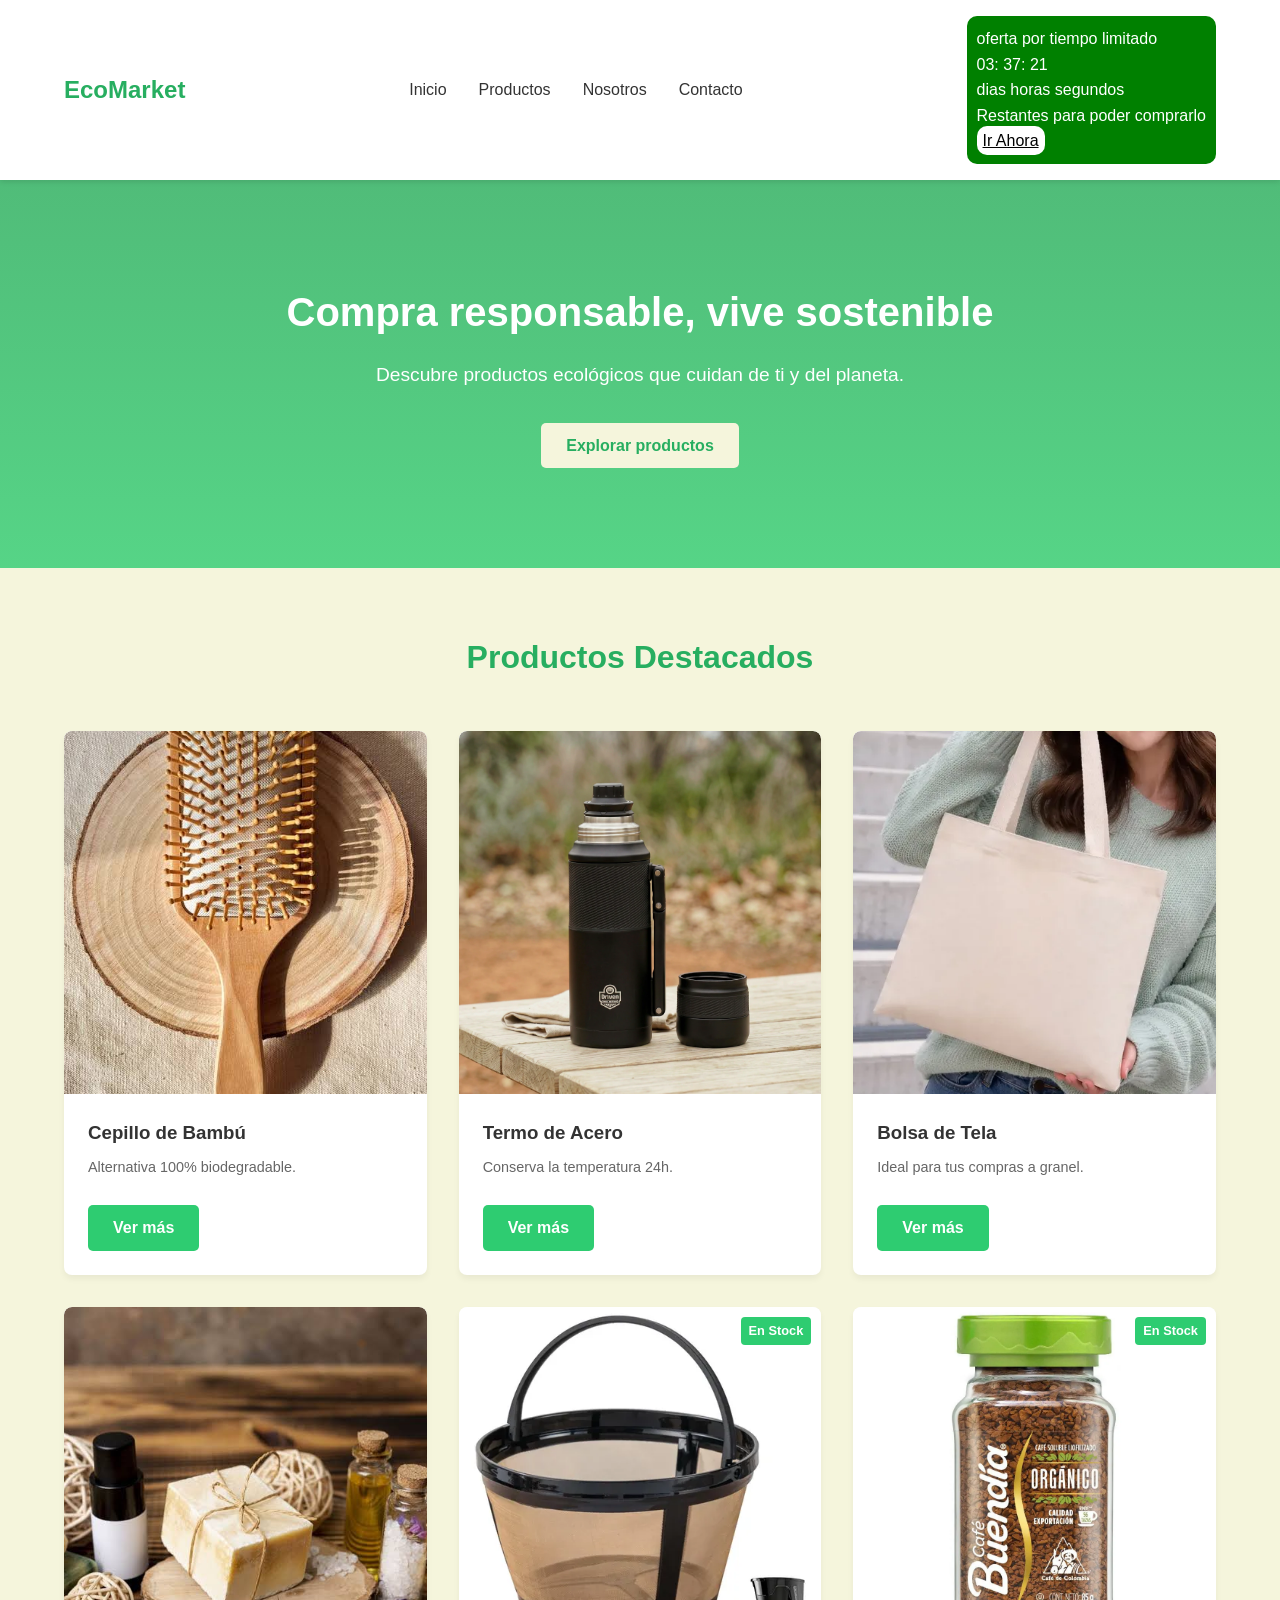
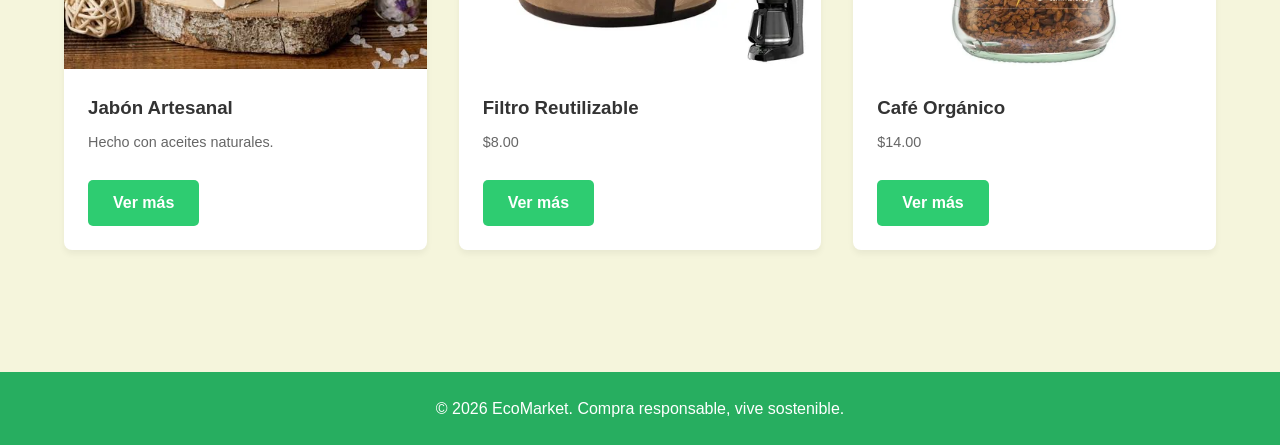
<file: index.html>
<!DOCTYPE html>
<html lang="es">
<head>
    <meta charset="UTF-8">
    <meta name="viewport" content="width=device-width, initial-scale=1.0">
    <title>EcoMarket | Compra responsable</title>
    <link rel="icon" type="image/png" href="/img/icons/imagen-todo-removebg-preview.png">
    <link rel="stylesheet" href="css/main.css">
    <link rel="stylesheet" href="css/layout.css">
    <link rel="stylesheet" href="css/components.css">
    <link rel="stylesheet" href="css/animations.css">
</head>


<body>
    <header class="header">
        <div class="logo">EcoMarket</div>
        
        <input type="checkbox" id="menu-toggle" class="menu-toggle">
        <label for="menu-toggle" class="menu-icon">&#9776;</label>
        
        <nav class="nav">
            <ul>
                <li><a href="index.html" class="active">Inicio</a></li>
                <li><a href="views/productos.html">Productos</a></li>
                <li><a href="views/sobre-nosotros.html">Nosotros</a></li>
                <li><a href="views/contacto.html">Contacto</a></li>
            </ul>
        </nav>

        <div class="promocion"> 
            <section class="op">
                <p>oferta por tiempo limitado</p>
        
                    <tr class="op">
                        <td>03:         </td>
                        <td>37:</td>
                        <td>21</td>
                    </tr>
                        <br>
                    <tr>
                        <td>dias</td>
                        <td>horas</td>
                        <td>segundos</td>
                    </tr>
                <p>Restantes para poder comprarlo</p>
                <a href="views/productos.html" class="btn-hola">Ir Ahora</a>
            </section>
        </div>

    </header>

    <main>
        <section class="hero">
            <div class="hero-content">
                <h1>Compra responsable, vive sostenible</h1>
                <p>Descubre productos ecológicos que cuidan de ti y del planeta.</p>
                <a href="views/productos.html" class="btn-cta">Explorar productos</a>
            </div>
        </section>

        <section class="productos-destacados">
            <h2>Productos Destacados</h2>
            <div class="grid-productos">
                <article class="card-producto">
                    <img src="/img/products/cepillo-bambu.jpg" alt="cepillo-bambu" class="img-producto">
                    <div class="info-producto">
                        <h3>Cepillo de Bambú</h3>
                        <p>Alternativa 100% biodegradable.</p>
                        <a href="views/productos.html" class="btn-secundario">Ver más</a>
                    </div>
                </article>
                
                <article class="card-producto">
                    <img src="/img/products/termo de acero.webp" alt="termo" class="img-producto">
                    <div class="info-producto">
                        <h3>Termo de Acero</h3>
                        <p>Conserva la temperatura 24h.</p>
                        <a href="views/productos.html" class="btn-secundario">Ver más</a>
                    </div>
                </article>

                <article class="card-producto">
                    <img src="/img/products/bolsa-tote-tela.webp" alt="bolsa-tote-tela" class="img-producto">
                    <div class="info-producto">
                        <h3>Bolsa de Tela</h3>
                        <p>Ideal para tus compras a granel.</p>
                        <a href="views/productos.html" class="btn-secundario">Ver más</a>
                    </div>
                </article>

                <article class="card-producto">
                    <img src="../img/products/jabon-artesanal.jpg" alt="jabon-artesanal" class="img-producto">
                    <div class="info-producto">
                        <h3>Jabón Artesanal</h3>
                        <p>Hecho con aceites naturales.</p>
                        <a href="views/productos.html" class="btn-secundario">Ver más</a>
                    </div>
                </article>

                <article class="card-producto cat-hogar pag-1 precio-bajo">
        <div class="etiqueta-stock stock-disponible">En Stock</div>
        <img src="/img/products/filtro-reutilizable.webp" alt="filtro-reutilizable" class="img-producto">
        <div class="info-producto">
            <h3>Filtro Reutilizable</h3>
            <p class="precio">$8.00</p>
            <div class="acciones-producto">
                <a href="#producto-5" class="btn-secundario">Ver más</a>
                
            </div>
        </div>
    </article>

                <article class="card-producto cat-alimento pag-2 precio-medio">
        <div class="etiqueta-stock stock-disponible">En Stock</div>
        <img src="/img/products/cafe-organico.webp" alt="cafe-organico" class="img-producto">
        <div class="info-producto">
            <h3>Café Orgánico</h3>
            <p class="precio">$14.00</p>
            <div class="acciones-producto">
                <a href="#producto-16" class="btn-secundario">Ver más</a>
              
            </div>
        </div>
    </article>
            </div>
        </section>
    </main>
    <br>  
    <footer class="footer">
        <p>&copy; 2026 EcoMarket. Compra responsable, vive sostenible.</p>
    </footer>
</body>
</html>
</file>
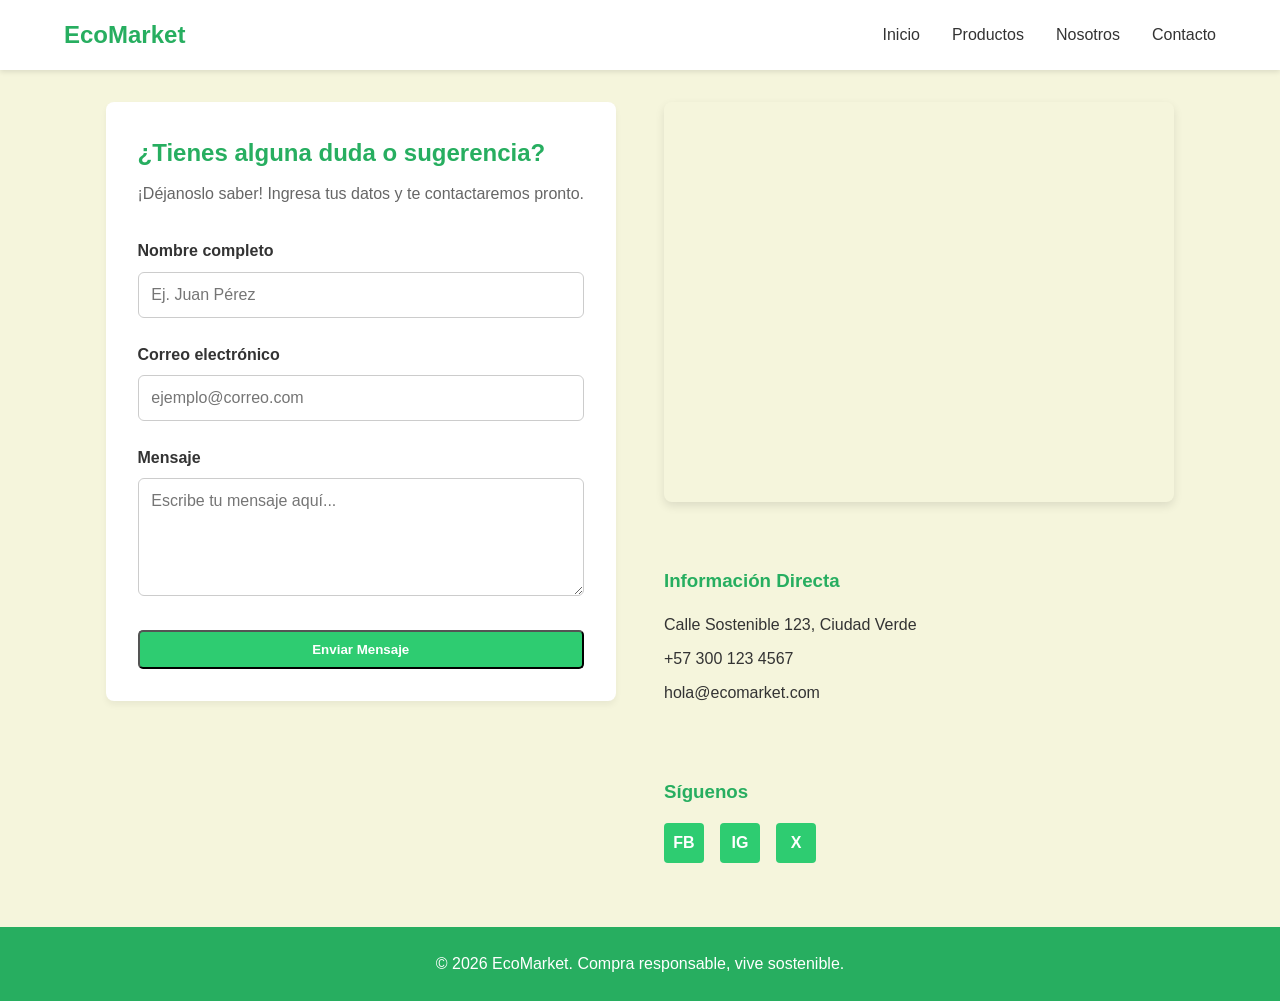
<file: views/contacto.html>
<!DOCTYPE html>
<html lang="es">
<head>
    <meta charset="UTF-8">
    <meta name="viewport" content="width=device-width, initial-scale=1.0">
    <title>Contacto | EcoMarket</title>
    <link rel="icon" type="image/png" href="../img/icons/imagen-todo-removebg-preview.png">
    <link rel="stylesheet" href="../css/main.css">
    <link rel="stylesheet" href="../css/layout.css">
    <link rel="stylesheet" href="../css/components.css">
    <link rel="stylesheet" href="../css/animations.css">
</head>
<body>
    <header class="header">
        <div class="logo">EcoMarket</div>
        <input type="checkbox" id="menu-toggle" class="menu-toggle">
        <label for="menu-toggle" class="menu-icon">&#9776;</label>
        <nav class="nav">
            <ul>
                <li><a href="../index.html">Inicio</a></li>
                <li><a href="productos.html">Productos</a></li>
                <li><a href="sobre-nosotros.html">Nosotros</a></li>
                <li><a href="contacto.html" class="active">Contacto</a></li>
            </ul>
        </nav>
    </header>

    <main class="contenedor-contacto">
        <section class="seccion-formulario">
            <h2>¿Tienes alguna duda o sugerencia?</h2>
            <p>¡Déjanoslo saber! Ingresa tus datos y te contactaremos pronto.</p>
            
            <form action="#" class="formulario-contacto">
                <div class="grupo-input">
                    <label for="nombre">Nombre completo</label>
                    <input type="text" id="nombre" class="input-form" placeholder="Ej. Juan Pérez" required>
                </div>
                
                <div class="grupo-input">
                    <label for="email">Correo electrónico</label>
                    <input type="email" id="email" class="input-form" placeholder="ejemplo@correo.com" required>
                </div>
                
                <div class="grupo-input">
                    <label for="mensaje">Mensaje</label>
                    <textarea id="mensaje" class="input-form" rows="5" placeholder="Escribe tu mensaje aquí..." required></textarea>
                </div>
                
                <button type="submit" class="btn-secundario">Enviar Mensaje</button>
            </form>
        </section>

        <aside class="info-contacto">
            <iframe src="https://www.google.com/maps/embed?pb=!1m18!1m12!1m3!1d2799.379030357559!2d-73.11613616996192!3d7.135273933971613!2m3!1f0!2f0!3f0!3m2!1i1024!2i768!4f13.1!3m3!1m2!1s0x8e68156bfce900ab%3A0x35fb881ce002705c!2sEstadio%20Am%C3%A9rico%20Montanini!5e0!3m2!1ses!2sco!4v1792701350303!5m2!1ses!2sco" width="600" height="450" style="border:0;" allowfullscreen="" loading="lazy" referrerpolicy="strict-origin-when-cross-origin"></iframe>
            
            <div class="detalles-contacto">
                <h3>Información Directa</h3>
                <p> Calle Sostenible 123, Ciudad Verde</p>
                <p> +57 300 123 4567</p>
                <p> hola@ecomarket.com</p>
            </div>

            <div class="redes-sociales">
                <h3>Síguenos</h3>
                <div class="iconos-redes">
                    <a href="https://www.facebook.com/" class="icono-red" target="_blank">FB</a>
                    <a href="https://www.instagram.com/" class="icono-red" target="_blank">IG</a>
                    <a href="https://www.x.com/" class="icono-red" target="_blank">X</a>
                </div>
            </div>
        </aside>
    </main>

    <footer class="footer">
        <p>&copy; 2026 EcoMarket. Compra responsable, vive sostenible.</p>
    </footer>
</body>
</html>
</file>
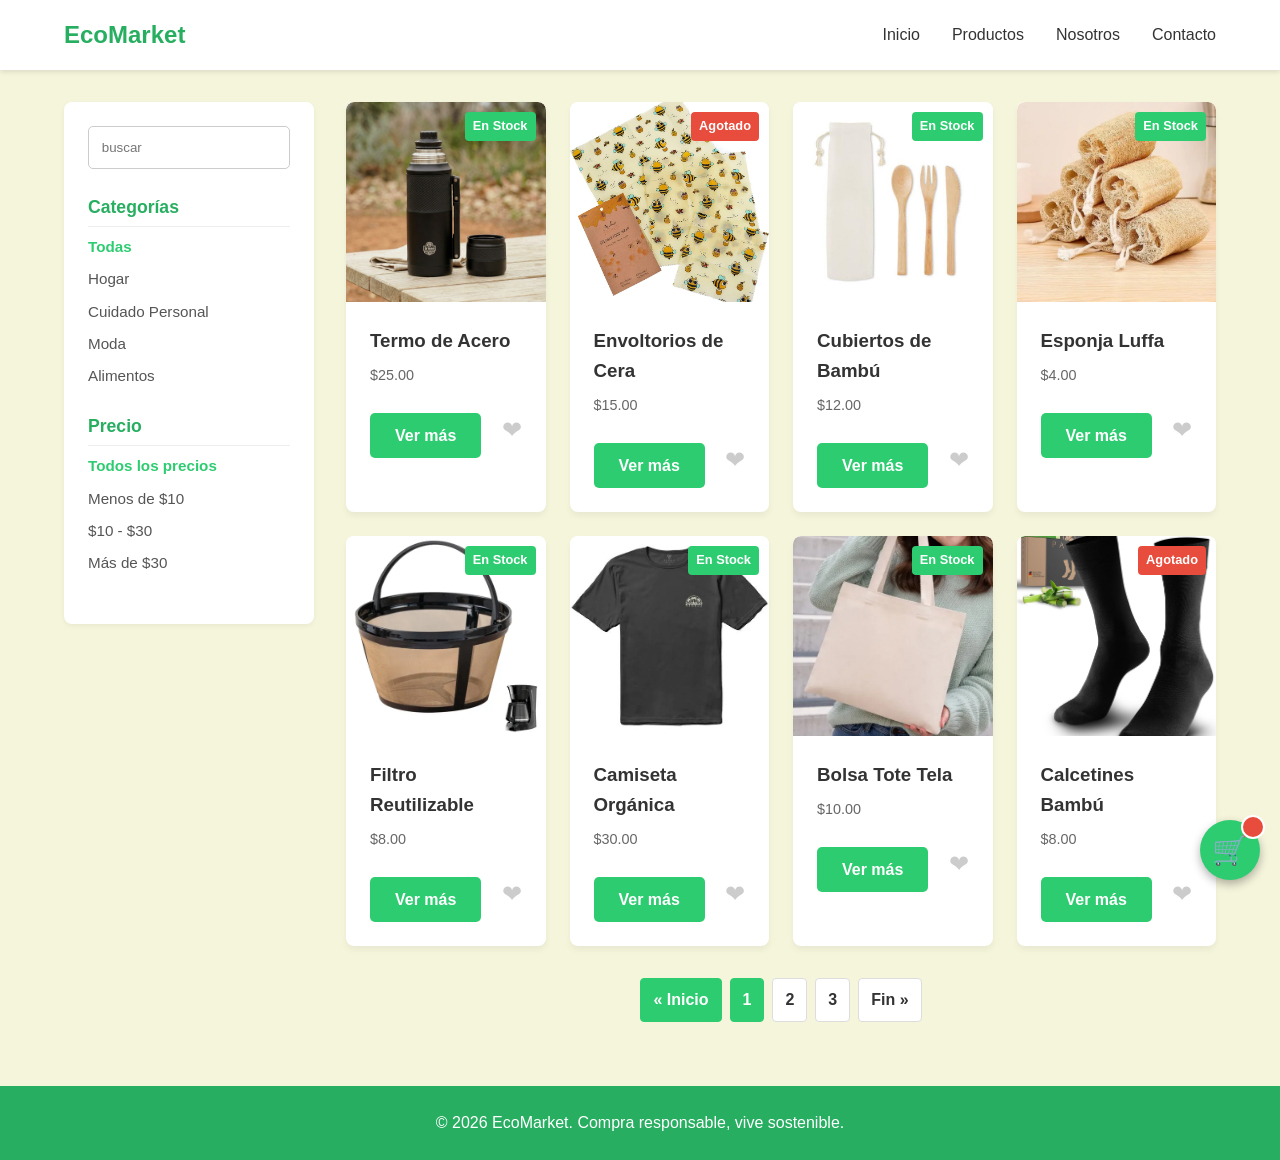
<file: views/productos.html>
<!DOCTYPE html>
<html lang="es">
<head>
    <meta charset="UTF-8">
    <meta name="viewport" content="width=device-width, initial-scale=1.0">
    <title>Catálogo | EcoMarket</title>
    <link rel="icon" type="image/png" href="../img/icons/imagen-todo-removebg-preview.png">
    <link rel="stylesheet" href="../css/main.css">
    <link rel="stylesheet" href="../css/layout.css">
    <link rel="stylesheet" href="../css/components.css">
    <link rel="stylesheet" href="../css/animations.css">
</head>
<body>
    <header class="header">
        <div class="logo">EcoMarket</div>
        <input type="checkbox" id="menu-toggle" class="menu-toggle">
        <label for="menu-toggle" class="menu-icon">&#9776;</label>
        <nav class="nav">
            <ul>
                <li><a href="../index.html">Inicio</a></li>
                <li><a href="productos.html" class="active">Productos</a></li>
                <li><a href="sobre-nosotros.html">Nosotros</a></li>
                <li><a href="contacto.html">Contacto</a></li>
            </ul>
        </nav>
    </header>

    <main class="contenedor-catalogo">
        <input type="radio" name="filtro-precio" id="precio-todos" class="filtro-oculto" checked>
        <input type="radio" name="filtro-precio" id="precio-bajo" class="filtro-oculto">
        <input type="radio" name="filtro-precio" id="precio-medio" class="filtro-oculto">
        <input type="radio" name="filtro-precio" id="precio-alto" class="filtro-oculto">
        
        <input type="radio" name="filtro-cat" id="cat-todos" class="filtro-oculto" checked>
        <input type="radio" name="filtro-cat" id="cat-hogar" class="filtro-oculto">
        <input type="radio" name="filtro-cat" id="cat-cuidado" class="filtro-oculto">
        <input type="radio" name="filtro-cat" id="cat-alimento" class="filtro-oculto">
        <input type="radio" name="filtro-cat" id="cat-moda" class="filtro-oculto">
        
        <input type="radio" name="paginacion" id="pag-1" class="filtro-oculto" checked>
        <input type="radio" name="paginacion" id="pag-2" class="filtro-oculto">
        <input type="radio" name="paginacion" id="pag-3" class="filtro-oculto">

        <div id="producto-1" class="modal-producto"><div class="modal-contenido"><a href="#" class="btn-cerrar">&times;</a><h2>Termo de Acero</h2><img src="../img/products/termo de acero.webp" alt="termo de acero" class="img-producto"><p>Conserva temperatura por 24 horas.</p><p class="precio-modal">$25.00</p><a href="#" class="btn-secundario">Añadir al carrito</a></div></div>
        <div id="producto-2" class="modal-producto"><div class="modal-contenido"><a href="#" class="btn-cerrar">&times;</a><h2>Envoltorios de Cera</h2><img src="../img/products/envoltorio-cera.webp" alt="envoltorio-cera" class="img-producto"><p>Sustituto ecológico al film plástico.</p><p class="precio-modal">$15.00</p><a href="#" class="btn-secundario">Añadir al carrito</a></div></div>
        <div id="producto-3" class="modal-producto"><div class="modal-contenido"><a href="#" class="btn-cerrar">&times;</a><h2>Cubiertos de Bambú</h2><img src="../img/products/cubiertos-bambu.jpg" alt="cubiertos-bambu" class="img-producto"><p>Set portátil 100% biodegradable.</p><p class="precio-modal">$12.00</p><a href="#" class="btn-secundario">Añadir al carrito</a></div></div>
        <div id="producto-4" class="modal-producto"><div class="modal-contenido"><a href="#" class="btn-cerrar">&times;</a><h2>Esponja Luffa</h2><img src="../img/products/esponja lufa.webp" alt="esponja" class="img-producto"><p>Fibra natural compostable.</p><p class="precio-modal">$4.00</p><a href="#" class="btn-secundario">Añadir al carrito</a></div></div>
        <div id="producto-5" class="modal-producto"><div class="modal-contenido"><a href="#" class="btn-cerrar">&times;</a><h2>Filtro Reutilizable</h2><img src="../img/products/filtro-reutilizable.webp" alt="filtro-reutilizable" class="img-producto"><p>Filtro de tela para café, lavable.</p><p class="precio-modal">$8.00</p><a href="#" class="btn-secundario">Añadir al carrito</a></div></div>

        <div id="producto-6" class="modal-producto"><div class="modal-contenido"><a href="#" class="btn-cerrar">&times;</a><h2>Camiseta Orgánica</h2><img src="../img/products/camiseta-organixa.jpg" alt="camiseta-organixa" class="img-producto"><p>Algodón 100% orgánico certificado.</p><p class="precio-modal">$30.00</p><a href="#" class="btn-secundario">Añadir al carrito</a></div></div>
        <div id="producto-7" class="modal-producto"><div class="modal-contenido"><a href="#" class="btn-cerrar">&times;</a><h2>Bolsa Tote Tela</h2><img src="../img/products/bolsa-tote-tela.webp" alt="bolsa-tote-tela" class="img-producto"><p>Resistente y lavable para tus compras.</p><p class="precio-modal">$10.00</p><a href="#" class="btn-secundario">Añadir al carrito</a></div></div>
        <div id="producto-8" class="modal-producto"><div class="modal-contenido"><a href="#" class="btn-cerrar">&times;</a><h2>Calcetines Bambú</h2><img src="../img/products/calcetines-bambu.jpg" alt="calcetines-bambu" class="img-producto"><p>Transpirables y antibacterianos.</p><p class="precio-modal">$8.00</p><a href="#" class="btn-secundario">Añadir al carrito</a></div></div>
        <div id="producto-9" class="modal-producto"><div class="modal-contenido"><a href="#" class="btn-cerrar">&times;</a><h2>Gafas de Madera</h2><img src="../img/products/gafas-madera.jpg" alt="gafas-madera" class="img-producto"><p>Armazón tallado en madera sostenible.</p><p class="precio-modal">$45.00</p><a href="#" class="btn-secundario">Añadir al carrito</a></div></div>
        <div id="producto-10" class="modal-producto"><div class="modal-contenido"><a href="#" class="btn-cerrar">&times;</a><h2>Mochila Reciclada</h2><img src="../img/products/mochila-reciclada.jpg" alt="mochila-reciclada" class="img-producto"><p>Hecha a partir de carton reciclado.</p><p class="precio-modal">$55.00</p><a href="#" class="btn-secundario">Añadir al carrito</a></div></div>

        <div id="producto-11" class="modal-producto"><div class="modal-contenido"><a href="#" class="btn-cerrar">&times;</a><h2>Cepillo de Bambú</h2><img src="../img/products/cepillo-bambu.jpg" alt="cepillo-bambu" class="img-producto"><p>Libre de plásticos y BPA.</p><p class="precio-modal">$5.00</p><a href="#" class="btn-secundario">Añadir al carrito</a></div></div>
        <div id="producto-12" class="modal-producto"><div class="modal-contenido"><a href="#" class="btn-cerrar">&times;</a><h2>Shampoo Sólido</h2><img src="../img/products/shampo-solido.webp" alt="" class="img-producto"><p>Rinde hasta 60 lavadas.</p><p class="precio-modal">$12.00</p><a href="#" class="btn-secundario">Añadir al carrito</a></div></div>
        <div id="producto-13" class="modal-producto"><div class="modal-contenido"><a href="#" class="btn-cerrar">&times;</a><h2>Jabón de Avena</h2><img src="../img/products/jabon-artesanal.jpg" alt="jabon-artesanal" class="img-producto"><p>Hecho a mano con ingredientes naturales.</p><p class="precio-modal">$6.00</p><a href="#" class="btn-secundario">Añadir al carrito</a></div></div>
        <div id="producto-14" class="modal-producto"><div class="modal-contenido"><a href="#" class="btn-cerrar">&times;</a><h2>Desodorante Natural</h2><img src="../img/products/desodorante-natural.webp" alt="desodorante-natural" class="img-producto"><p>Sin aluminio ni parabenos.</p><p class="precio-modal">$10.00</p><a href="#" class="btn-secundario">Añadir al carrito</a></div></div>
        <div id="producto-15" class="modal-producto"><div class="modal-contenido"><a href="#" class="btn-cerrar">&times;</a><h2>Copitos de Bambú</h2><img src="../img/products/copos-bambu.jpg" alt="" class="img-producto"><p>Con algodón orgánico, compostables.</p><p class="precio-modal">$4.00</p><a href="#" class="btn-secundario">Añadir al carrito</a></div></div>

        <div id="producto-16" class="modal-producto"><div class="modal-contenido"><a href="#" class="btn-cerrar">&times;</a><h2>Café Orgánico</h2><img src="../img/products/cafe-organico.webp" alt="" class="img-producto"><p>Cultivado bajo sombra, comercio justo.</p><p class="precio-modal">$14.00</p><a href="#" class="btn-secundario">Añadir al carrito</a></div></div>
        <div id="producto-17" class="modal-producto"><div class="modal-contenido"><a href="#" class="btn-cerrar">&times;</a><h2>Té Verde Matcha</h2><img src="../img/products/matcha.jpg" alt="te Verde" class="img-producto"><p>Polvo puro y antioxidante.</p><p class="precio-modal">$18.00</p><a href="#" class="btn-secundario">Añadir al carrito</a></div></div>
        <div id="producto-18" class="modal-producto"><div class="modal-contenido"><a href="#" class="btn-cerrar">&times;</a><h2>Miel Artesanal</h2><img src="../img/products/miel.webp" alt="miel" class="img-producto"><p>Directo de apicultores locales.</p><p class="precio-modal">$9.00</p><a href="#" class="btn-secundario">Añadir al carrito</a></div></div>
        <div id="producto-19" class="modal-producto"><div class="modal-contenido"><a href="#" class="btn-cerrar">&times;</a><h2>Chocolate Vegano</h2><img src="../img/products/chocolate-vegano.webp" alt="chocolate-vegano" class="img-producto"><p>Cacao al 70%, sin lácteos.</p><p class="precio-modal">$5.00</p><a href="#" class="btn-secundario">Añadir al carrito</a></div></div>
        <div id="producto-20" class="modal-producto"><div class="modal-contenido"><a href="#" class="btn-cerrar">&times;</a><h2>Granola Casera</h2><img src="../img/products/granola.jpg" alt="granola-jh" class="img-producto"><p>Horneada con endulzantes naturales.</p><p class="precio-modal">$7.00</p><a href="#" class="btn-secundario">Añadir al carrito</a></div></div>

        <aside class="sidebar-filtros">
            <div class="buscador">
                <input type="search" placeholder="buscar " class="input-busqueda" >
            </div>
            
            <div class="grupo-filtro">
                <h3>Categorías</h3>
                <ul class="lista-filtros">
                    <!-- Los 'for' se conectan como control remoto a los 'id' de los radios ocultos -->
                    <li><label for="cat-todos" class="label-filtro">Todas</label></li>
                    <li><label for="cat-hogar" class="label-filtro">Hogar</label></li>
                    <li><label for="cat-cuidado" class="label-filtro">Cuidado Personal</label></li>
                    <li><label for="cat-moda" class="label-filtro">Moda</label></li>
                    <li><label for="cat-alimento" class="label-filtro">Alimentos</label></li>
                </ul>
            </div>

            <div class="grupo-filtro">
                <h3>Precio</h3>
                <ul class="lista-filtros">
                    <li><label for="precio-todos" class="label-filtro">Todos los precios</label></li>
                    <li><label for="precio-bajo" class="label-filtro">Menos de $10</label></li>
                    <li><label for="precio-medio" class="label-filtro">$10 - $30</label></li>
                    <li><label for="precio-alto" class="label-filtro">Más de $30</label></li>
                </ul>
            </div>
        </aside>

        <section class="seccion-productos">
           <div class="grid-catalogo">
    
    <article class="card-producto cat-hogar pag-1 precio-medio">
        <div class="etiqueta-stock stock-disponible">En Stock</div>
        <img src="../img/products/termo de acero.webp" alt="termo de acero" class="img-producto">
        <div class="info-producto">     
            <h3>Termo de Acero</h3>
            <p class="precio">$25.00</p>
            <div class="acciones-producto">
                <a href="#producto-1" class="btn-secundario">Ver más</a>
                <a href="#" class="btn-favorito">&#10084;</a>
            </div>
        </div>
    </article>

    <article class="card-producto cat-hogar pag-1 precio-medio">
        <div class="etiqueta-stock stock-agotado">Agotado</div>
        <img src="../img/products/envoltorio-cera.webp" alt="envoltorio-cera" class="img-producto">
        <div class="info-producto">
            <h3>Envoltorios de Cera</h3>
            <p class="precio">$15.00</p>
            <div class="acciones-producto">
                <a href="#producto-2" class="btn-secundario">Ver más</a>
                <a href="#" class="btn-favorito">&#10084;</a>
            </div>
        </div>
    </article>

    <article class="card-producto cat-hogar pag-1 precio-medio">
        <div class="etiqueta-stock stock-disponible">En Stock</div>
        <img src="../img/products/cubiertos-bambu.jpg" alt="cubiertos-bambu" class="img-producto">
        <div class="info-producto">
            <h3>Cubiertos de Bambú</h3>
            <p class="precio">$12.00</p>
            <div class="acciones-producto">
                <a href="#producto-3" class="btn-secundario">Ver más</a>
                <a href="#" class="btn-favorito">&#10084;</a>
            </div>
        </div>
    </article>
    
    <article class="card-producto cat-hogar pag-1 precio-bajo">
        <div class="etiqueta-stock stock-disponible">En Stock</div>
        <img src="../img/products/esponja lufa.webp" alt="esponja" class="img-producto">
        <div class="info-producto">
            <h3>Esponja Luffa</h3>
            <p class="precio">$4.00</p>
            <div class="acciones-producto">
                <a href="#producto-4" class="btn-secundario">Ver más</a>
                <a href="#" class="btn-favorito">&#10084;</a>
            </div>
        </div>
    </article>
    <article class="card-producto cat-hogar pag-1 precio-bajo">
        <div class="etiqueta-stock stock-disponible">En Stock</div>
        <img src="../img/products/filtro-reutilizable.webp" alt="filtro-reutilizable" class="img-producto">
        <div class="info-producto">
            <h3>Filtro Reutilizable</h3>
            <p class="precio">$8.00</p>
            <div class="acciones-producto">
                <a href="#producto-5" class="btn-secundario">Ver más</a>
                <a href="#" class="btn-favorito">&#10084;</a>
            </div>
        </div>
    </article>

    <article class="card-producto cat-moda pag-1 precio-medio">
        <div class="etiqueta-stock stock-disponible">En Stock</div>
        <img src="../img/products/camiseta-organixa.jpg" alt="camiseta-organixa" class="img-producto">
        <div class="info-producto">
            <h3>Camiseta Orgánica</h3>
            <p class="precio">$30.00</p>
            <div class="acciones-producto">
                <a href="#producto-6" class="btn-secundario">Ver más</a>
                <a href="#" class="btn-favorito">&#10084;</a>
            </div>
        </div>
    </article>

    <article class="card-producto cat-moda pag-1 precio-medio">
        <div class="etiqueta-stock stock-disponible">En Stock</div>
        <img src="../img/products/bolsa-tote-tela.webp" alt="bolsa-tote-tela" class="img-producto">
        <div class="info-producto">
            <h3>Bolsa Tote Tela</h3>
            <p class="precio">$10.00</p>
            <div class="acciones-producto">
                <a href="#producto-7" class="btn-secundario">Ver más</a>
                <a href="#" class="btn-favorito">&#10084;</a>
            </div>
        </div>
    </article>

    <article class="card-producto cat-moda pag-1 precio-bajo">
        <div class="etiqueta-stock stock-agotado">Agotado</div>
        <img src="../img/products/calcetines-bambu.jpg" alt="calcetines-bambu" class="img-producto">
        <div class="info-producto">
            <h3>Calcetines Bambú</h3>
            <p class="precio">$8.00</p>
            <div class="acciones-producto">
                <a href="#producto-8" class="btn-secundario">Ver más</a>
                <a href="#" class="btn-favorito">&#10084;</a>
            </div>
        </div>
    </article>

    <article class="card-producto cat-moda pag-2 precio-alto">
        <div class="etiqueta-stock stock-disponible">En Stock</div>
        <img src="../img/products/gafas-madera.jpg" alt="gafas-madera" class="img-producto">
        <div class="info-producto">
            <h3>Gafas de Madera</h3>
            <p class="precio">$45.00</p>
            <div class="acciones-producto">
                <a href="#producto-9" class="btn-secundario">Ver más</a>
                <a href="#" class="btn-favorito">&#10084;</a>
            </div>
        </div>
    </article>

    <article class="card-producto cat-moda pag-2 precio-alto">
        <div class="etiqueta-stock stock-disponible">En Stock</div>
        <img src="../img/products/mochila-reciclada.jpg" alt="mochila-reciclada" class="img-producto">
        <div class="info-producto">
            <h3>Mochila Reciclada</h3>
            <p class="precio">$55.00</p>
            <div class="acciones-producto">
                <a href="#producto-10" class="btn-secundario">Ver más</a>
                <a href="#" class="btn-favorito">&#10084;</a>
            </div>
        </div>
    </article>

    <article class="card-producto cat-cuidado pag-2 precio-bajo">
        <div class="etiqueta-stock stock-disponible">En Stock</div>
        <img src="../img/products/cepillo-bambu.jpg" alt="cepillo-bambu" class="img-producto">
        <div class="info-producto">
            <h3>Cepillo de Bambú</h3>
            <p class="precio">$5.00</p>
            <div class="acciones-producto">
                <a href="#producto-11" class="btn-secundario">Ver más</a>
                <a href="#" class="btn-favorito">&#10084;</a>
            </div>
        </div>
    </article>

    <article class="card-producto cat-cuidado pag-2 precio-medio">
        <div class="etiqueta-stock stock-disponible">En Stock</div>
        <img src="../img/products/shampo-solido.webp" alt="" class="img-producto">
        <div class="info-producto">
            <h3>Shampoo Sólido</h3>
            <p class="precio">$12.00</p>
            <div class="acciones-producto">
                <a href="#producto-12" class="btn-secundario">Ver más</a>
                <a href="#" class="btn-favorito">&#10084;</a>
            </div>
        </div>
    </article>
    <article class="card-producto cat-cuidado pag-2 precio-bajo">
        <div class="etiqueta-stock stock-disponible">En Stock</div>
        <img src="../img/products/jabon-artesanal.jpg" alt="jabon-artesanal" class="img-producto">
        <div class="info-producto">
            <h3>Jabón de Artesanal</h3>
            <p class="precio">$6.00</p>
            <div class="acciones-producto">
                <a href="#producto-13" class="btn-secundario">Ver más</a>
                <a href="#" class="btn-favorito">&#10084;</a>
            </div>
        </div>
    </article>

    <article class="card-producto cat-cuidado pag-2 precio-medio">
        <div class="etiqueta-stock stock-agotado">Agotado</div>
        <img src="../img/products/desodorante-natural.webp" alt="desodorante-natural" class="img-producto">
        <div class="info-producto">
            <h3>Desodorante Natural</h3>
            <p class="precio">$10.00</p>
            <div class="acciones-producto">
                <a href="#producto-14" class="btn-secundario">Ver más</a>
                <a href="#" class="btn-favorito">&#10084;</a>
            </div>
        </div>
    </article>

    <article class="card-producto cat-cuidado pag-2 precio-bajo">
        <div class="etiqueta-stock stock-disponible">En Stock</div>
        <img src="../img/products/copos-bambu.jpg" alt="" class="img-producto">
        <div class="info-producto">
            <h3>Copitos de Bambú</h3>
            <p class="precio">$4.00</p>
            <div class="acciones-producto">
                <a href="#producto-15" class="btn-secundario">Ver más</a>
                <a href="#" class="btn-favorito">&#10084;</a>
            </div>
        </div>
    </article>

    <article class="card-producto cat-alimento pag-2 precio-medio">
        <div class="etiqueta-stock stock-disponible">En Stock</div>
        <img src="../img/products/cafe-organico.webp" alt="" class="img-producto">
        <div class="info-producto">
            <h3>Café Orgánico</h3>
            <p class="precio">$14.00</p>
            <div class="acciones-producto">
                <a href="#producto-16" class="btn-secundario">Ver más</a>
                <a href="#" class="btn-favorito">&#10084;</a>
            </div>
        </div>
    </article>

    <article class="card-producto cat-alimento pag-3 precio-medio">
        <div class="etiqueta-stock stock-disponible">En Stock</div>
        <img src="../img/products/matcha.jpg" alt="te Verde" class="img-producto">
        <div class="info-producto">
            <h3>Té Verde Matcha</h3>
            <p class="precio">$18.00</p>
            <div class="acciones-producto">
                <a href="#producto-17" class="btn-secundario">Ver más</a>
                <a href="#" class="btn-favorito">&#10084;</a>
            </div>
        </div>
    </article>

    <article class="card-producto cat-alimento pag-3 precio-bajo">
        <div class="etiqueta-stock stock-agotado">Agotado</div>
        <img src="../img/products/miel.webp" alt="miel" class="img-producto">
        <div class="info-producto">
            <h3>Miel Artesanal</h3>
            <p class="precio">$9.00</p>
            <div class="acciones-producto">
                <a href="#producto-18" class="btn-secundario">Ver más</a>
                <a href="#" class="btn-favorito">&#10084;</a>
            </div>
        </div>
    </article>

    <article class="card-producto cat-alimento pag-3 precio-bajo">
        <div class="etiqueta-stock stock-disponible">En Stock</div>
        <img src="../img/products/chocolate-vegano.webp" alt="chocolate-vegano" class="img-producto">
        <div class="info-producto">
            <h3>Chocolate Vegano</h3>
            <p class="precio">$5.00</p>
            <div class="acciones-producto">
                <a href="#producto-19" class="btn-secundario">Ver más</a>
                <a href="#" class="btn-favorito">&#10084;</a>
            </div>
        </div>
    </article>

    <article class="card-producto cat-alimento pag-3 precio-bajo">
        <div class="etiqueta-stock stock-disponible">En Stock</div>
        <img src="../img/products/granola.jpg" alt="granola-jh" class="img-producto">
        <div class="info-producto">
            <h3>Granola Casera</h3>
            <p class="precio">$7.00</p>
            <div class="acciones-producto">
                <a href="#producto-20" class="btn-secundario">Ver más</a>
                <a href="#" class="btn-favorito">&#10084;</a>
            </div>
        </div>
    </article>

</div>
            <div class="paginacion">
                <label for="pag-1" class="btn-pagina">&laquo; Inicio</label>
                <label for="pag-1" class="btn-pagina">1</label>
                <label for="pag-2" class="btn-pagina">2</label>
                <label for="pag-3" class="btn-pagina">3</label>
                <label for="pag-3" class="btn-pagina">Fin &raquo;</label>
            </div>
        </section>

        
    </main>

    <a href="#" class="btn-flotante-carrito">
        🛒
        <span class="badge-carrito"></span>
    </a>
    <footer class="footer">
        <p>&copy; 2026 EcoMarket. Compra responsable, vive sostenible.</p>
    </footer>
</body>
</html>
</file>
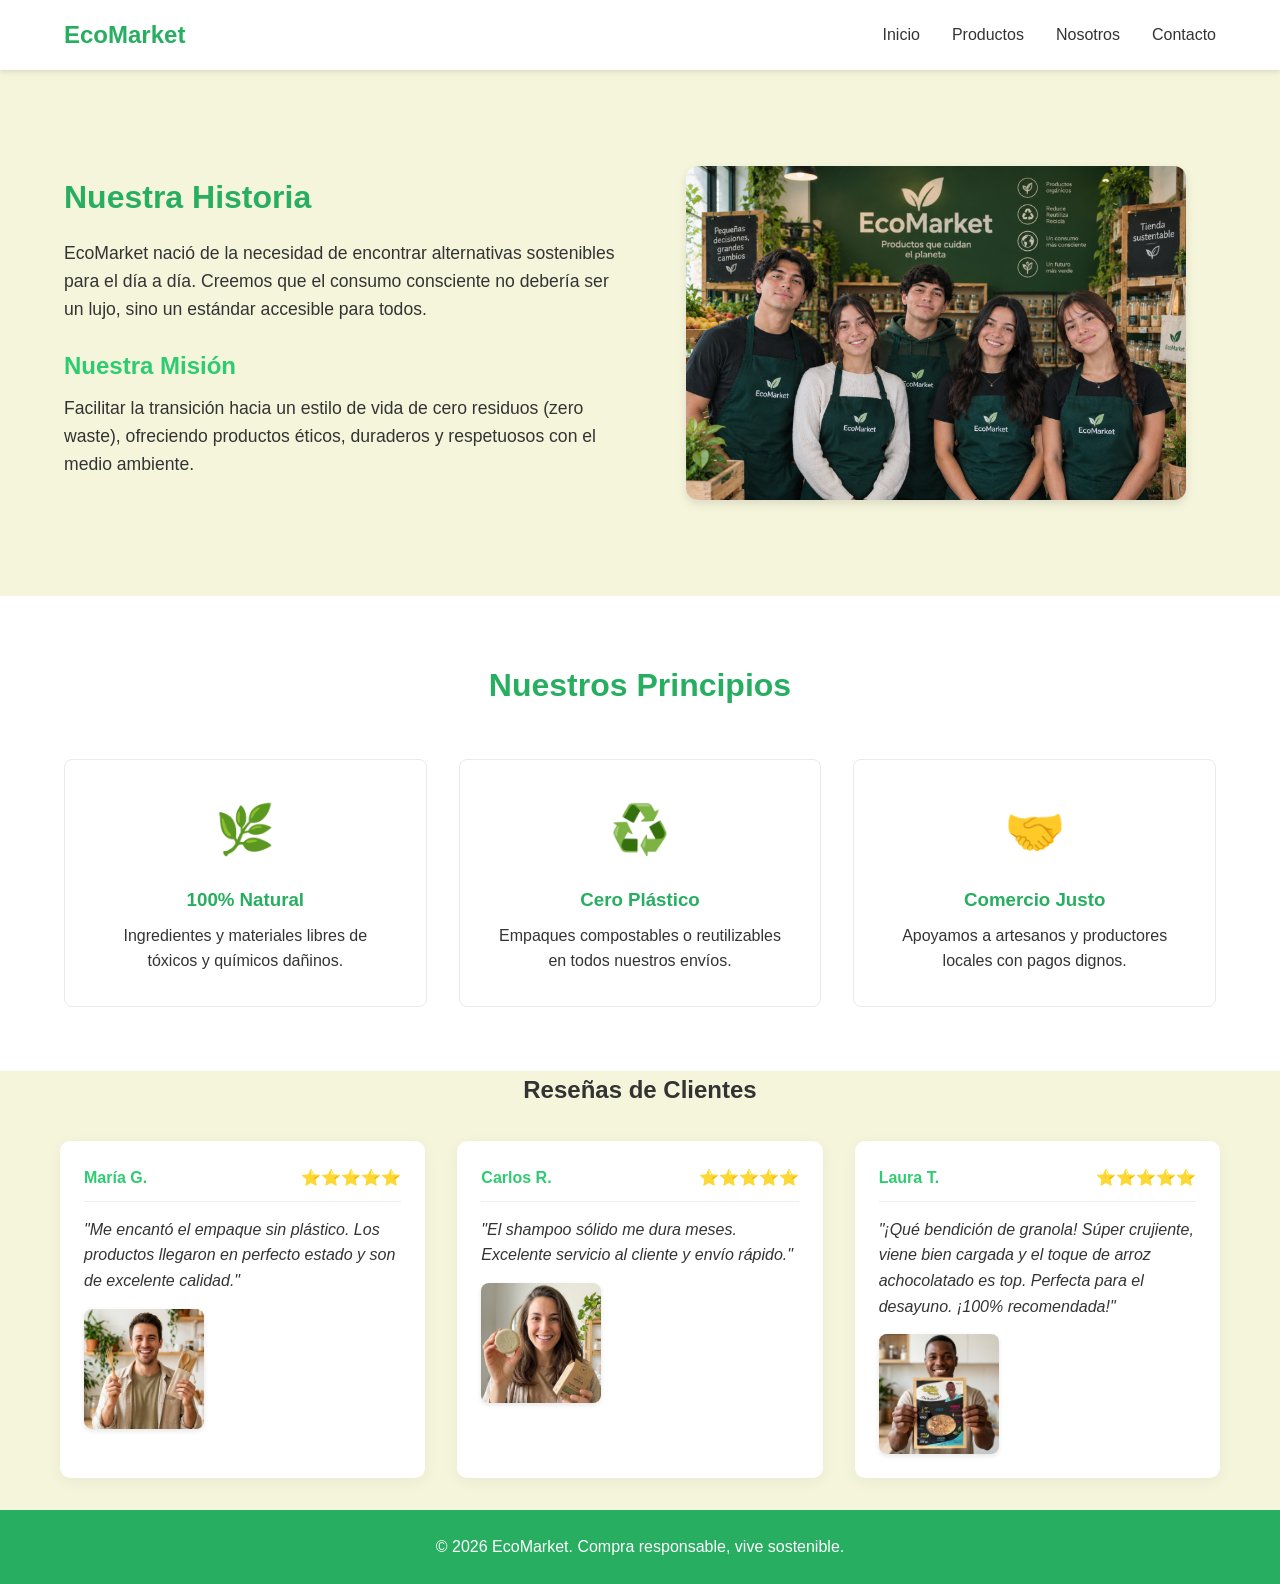
<file: views/sobre-nosotros.html>
<!DOCTYPE html>
<html lang="es">
<head>
    <meta charset="UTF-8">
    <meta name="viewport" content="width=device-width, initial-scale=1.0">
    <title>Sobre Nosotros | EcoMarket</title>
    <link rel="icon" type="image/png" href="../img/icons/imagen-todo-removebg-preview.png">
    <link rel="stylesheet" href="../css/main.css">
    <link rel="stylesheet" href="../css/layout.css">
    <link rel="stylesheet" href="../css/components.css">
    <link rel="stylesheet" href="../css/animations.css">
</head>
<body>
    <header class="header">
        <div class="logo">EcoMarket</div>
        <input type="checkbox" id="menu-toggle" class="menu-toggle">
        <label for="menu-toggle" class="menu-icon">&#9776;</label>
        <nav class="nav">
            <ul>
                <li><a href="../index.html">Inicio</a></li>
                <li><a href="productos.html">Productos</a></li>
                <li><a href="sobre-nosotros.html" class="active">Nosotros</a></li>
                <li><a href="contacto.html">Contacto</a></li>
            </ul>
        </nav>
    </header>

    <main>
        <section class="seccion-historia">
            <div class="historia-texto">
                <h2>Nuestra Historia</h2>
                <p>EcoMarket nació de la necesidad de encontrar alternativas sostenibles para el día a día. Creemos que el consumo consciente no debería ser un lujo, sino un estándar accesible para todos.</p>
                <h3>Nuestra Misión</h3>
                <p>Facilitar la transición hacia un estilo de vida de cero residuos (zero waste), ofreciendo productos éticos, duraderos y respetuosos con el medio ambiente.</p>
            </div>
            <div class="historia-imagen">
                <img src="../img/icons/foto-equipo.png" alt="foto del equipo de trabajo" class="img-nosotros">
            </div>
        </section>

        <section class="seccion-principios">
            <h2 class="titulo-centrado">Nuestros Principios</h2>
            <div class="grid-principios">
                <div class="tarjeta-principio">
                    <div class="icono-placeholder">🌿</div>
                    <h3>100% Natural</h3>
                    <p>Ingredientes y materiales libres de tóxicos y químicos dañinos.</p>
                </div>
                <div class="tarjeta-principio">
                    <div class="icono-placeholder">♻️</div>
                    <h3>Cero Plástico</h3>
                    <p>Empaques compostables o reutilizables en todos nuestros envíos.</p>
                </div>
                <div class="tarjeta-principio">
                    <div class="icono-placeholder">🤝</div>
                    <h3>Comercio Justo</h3>
                    <p>Apoyamos a artesanos y productores locales con pagos dignos.</p>
                </div>
            </div>
        </section>

        <section class="seccion-resenas">
    <h2 style="text-align: center; margin-bottom: 2rem;">Reseñas de Clientes</h2>
    
    <div class="grid-resenas">
        
        <article class="card-resena">
            <div class="cliente-encabezado">
                <span class="nombre-cliente">María G.</span>
                <span class="estrellas">⭐⭐⭐⭐⭐</span>
            </div>
            <p>"Me encantó el empaque sin plástico. Los productos llegaron en perfecto estado y son de excelente calidad."</p>
            <img src="/imgreseñas/cubiertos.jpg" alt="Foto del producto recibido" class="img-resena-producto">
        </article>

        <article class="card-resena">
            <div class="cliente-encabezado">
                <span class="nombre-cliente">Carlos R.</span>
                <span class="estrellas">⭐⭐⭐⭐⭐</span>
            </div>
            <p>"El shampoo sólido me dura meses. Excelente servicio al cliente y envío rápido."</p>
            <img src="/imgreseñas/shampo.jpg" alt="Foto del producto recibido" class="img-resena-producto">
        </article>

        <article class="card-resena">
            <div class="cliente-encabezado">
                <span class="nombre-cliente">Laura T.</span>
                <span class="estrellas">⭐⭐⭐⭐⭐</span>
            </div>
            <p>"¡Qué bendición de granola! Súper crujiente, viene bien cargada y el toque de arroz achocolatado es top. Perfecta para el desayuno. ¡100% recomendada!"</p>
            <img src="/imgreseñas/granola.jpg" alt="Foto del producto recibido" class="img-resena-producto">
        </article>

    </div>
</section>
    </main>

    <footer class="footer">
        <p>&copy; 2026 EcoMarket. Compra responsable, vive sostenible.</p>
    </footer>
</body>
</html>
</file>
<file: css/main.css>
:root {
    --color-primario: #2ecc71;
    --color-secundario: #27ae60;
    --color-fondo: #f5f5dc; 
    --color-texto: #333333;
    --color-blanco: #ffffff;
    --fuente-principal: 'Segoe UI', Tahoma, Geneva, Verdana, sans-serif;
}

* {
    margin: 0;
    padding: 0;
    box-sizing: border-box;
}

body {
    font-family: var(--fuente-principal);
    background-color: var(--color-fondo);
    color: var(--color-texto);
    line-height: 1.6;
    display: flex;
    flex-direction: column;
    min-height: 100vh;
}

main {
    flex: 1;
}
</file>
<file: css/layout.css>
.header {
    background-color: var(--color-blanco);
    padding: 1rem 5%;
    display: flex;
    justify-content: space-between;
    align-items: center;
    box-shadow: 0 2px 5px rgba(0,0,0,0.1);
    position: sticky;
    top: 0;
    z-index: 100;
}

.logo {
    font-size: 1.5rem;
    font-weight: bold;
    color: var(--color-secundario);
}

.menu-toggle { display: none; }

.menu-icon {
    font-size: 1.5rem;
    cursor: pointer;
    color: var(--color-secundario);
}

.nav {
    display: none;
    width: 100%;
    position: absolute;
    top: 100%;
    left: 0;
    background-color: var(--color-blanco);
    box-shadow: 0 4px 6px rgba(0,0,0,0.1);
}

.nav ul {
    list-style: none;
    display: flex;
    flex-direction: column;
}

.nav ul li a {
    display: block;
    padding: 1rem;
    text-decoration: none;
    color: var(--color-texto);
    text-align: center;
    border-bottom: 1px solid #eee;
}

.menu-toggle:checked ~ .nav { display: block; }

.footer {
    background-color: var(--color-secundario);
    color: var(--color-blanco);
    text-align: center;
    padding: 1.5rem;
    margin-top: 2rem;
}

.hero {
    background: linear-gradient(rgba(39, 174, 96, 0.8), rgba(46, 204, 113, 0.8));
    color: var(--color-blanco);
    text-align: center;
    padding: 100px 20px;
    display: flex;
    justify-content: center;
    align-items: center;
}

.hero-content h1 {
    font-size: 2.5rem;
    margin-bottom: 1rem;
}

.hero-content p {
    font-size: 1.2rem;
    margin-bottom: 2rem;
}

.productos-destacados {
    padding: 4rem 5%;
    text-align: center;
}

.productos-destacados h2 {
    font-size: 2rem;
    color: var(--color-secundario);
    margin-bottom: 3rem;
}

.grid-productos {
    display: grid;
    grid-template-columns: 1fr;
    gap: 2rem;
}

@media (min-width: 600px) {
    .grid-productos { grid-template-columns: repeat(2, 1fr); }
}

@media (min-width: 768px) {
    .menu-icon { display: none; }
    .nav {
        display: flex;
        position: static;
        width: auto;
        box-shadow: none;
    }
    .nav ul { flex-direction: row; gap: 2rem; }
    .nav ul li a { padding: 0; border-bottom: none; }
}

@media (min-width: 900px) {
    .grid-productos { grid-template-columns: repeat(3, 1fr); }
}

.contenedor-catalogo {
    display: flex;
    flex-direction: column; 
    gap: 2rem;
    padding: 2rem 5%;
}

.sidebar-filtros {
    background-color: var(--color-blanco);
    padding: 1.5rem;
    border-radius: 8px;
    box-shadow: 0 2px 5px rgba(0,0,0,0.05);
}

.seccion-productos {
    flex: 1;
}

.grid-catalogo {
    display: grid;
    grid-template-columns: 1fr;
    gap: 1.5rem;
    margin-bottom: 2rem;
}

@media (min-width: 600px) {
    .grid-catalogo {
        grid-template-columns: repeat(2, 1fr); 
    }
}

@media (min-width: 600px) {
    .grid-catalogo {
        grid-template-columns: repeat(2, 1fr); 
    }
}

@media (min-width: 900px) {
    .contenedor-catalogo {
        flex-direction: row;
        align-items: flex-start;
    }

    .sidebar-filtros {
        width: 250px;
        position: sticky;
        top: 80px;
    }

    .grid-catalogo {
        grid-template-columns: repeat(4, 1fr); 
    }
}



.seccion-historia {
    display: flex;
    flex-direction: column;
    gap: 2rem;
    padding: 4rem 5%;
    align-items: center;
}

.historia-texto { flex: 1; }
.historia-texto h2 { font-size: 2rem; color: var(--color-secundario); margin-bottom: 1rem; }
.historia-texto h3 { font-size: 1.5rem; color: var(--color-primario); margin: 1.5rem 0 0.5rem; }
.historia-texto p { margin-bottom: 1rem; font-size: 1.1rem; }

.historia-imagen { flex: 1; width: 100%; }
.imagen-placeholder.grande { height: 350px; border-radius: 8px; }

.titulo-centrado {
    text-align: center;
    font-size: 2rem;
    color: var(--color-secundario);
    margin-bottom: 3rem;
}

.seccion-principios, .seccion-testimonios {
    padding: 4rem 5%;
    background-color: var(--color-blanco);
}

.seccion-testimonios {
    background-color: var(--color-fondo);
}

.grid-principios {
    display: grid;
    grid-template-columns: 1fr;
    gap: 2rem;
}

.carrusel-css {
    display: flex;
    gap: 1.5rem;
    overflow-x: auto;
    padding-bottom: 1.5rem;
    scroll-snap-type: x mandatory;
}

@media (min-width: 768px) {
    .seccion-historia {
        flex-direction: row; 
    }
    .grid-principios {
        grid-template-columns: repeat(3, 1fr);
    }
    .carrusel-css {
        justify-content: center; 
        overflow-x: visible;
    }
}

.contenedor-contacto {
    display: flex;
    flex-direction: column;
    gap: 3rem;
    padding: 4rem 5%;
    max-width: 1200px;
    margin: 0 auto;
}

.seccion-formulario {
    flex: 1;
    background-color: var(--color-blanco);
    padding: 2rem;
    border-radius: 8px;
    box-shadow: 0 4px 6px rgba(0,0,0,0.05);
}

.seccion-formulario h2 {
    color: var(--color-secundario);
    margin-bottom: 0.5rem;
}

.seccion-formulario p {
    margin-bottom: 2rem;
    color: #666;
}

.info-contacto {
    flex: 1;
    display: flex;
    flex-direction: column;
    gap: 2rem;
}

.mapa-placeholder {
    width: 100%;
    height: 250px;
    background-color: #d1d8d3;
    display: flex;
    justify-content: center;
    align-items: center;
    border-radius: 8px;
    color: #777;
    font-weight: bold;
}

@media (min-width: 900px) {
    .contenedor-contacto {
        flex-direction: row;
    }
}

.promocion{
    padding:10px;
    background:green;
    border-radius: 10px;
    box-shadow: 4;
    align-items: center;
    display: flex;
}           

.op{
    color:white
}

.btn-hola{
    background-color:white;
    padding: 6px;
    border-radius: 10px;
    color: black;
}
</file>
<file: css/components.css>
.btn-cta, .btn-secundario {
    display: inline-block;
    text-decoration: none;
    padding: 10px 25px;
    border-radius: 5px;
    font-weight: bold;
}

.btn-cta {
    background-color: var(--color-fondo);
    color: var(--color-secundario);
}

.btn-secundario {
    background-color: var(--color-primario);
    color: var(--color-blanco);
    margin-top: 10px;
}

.card-producto {
    background-color: var(--color-blanco);
    border-radius: 8px;
    overflow: hidden;
    box-shadow: 0 4px 6px rgba(0,0,0,0.05);
    text-align: left;
}

.imagen-placeholder {
    background-color: #d1d8d3;
    height: 200px;
    display: flex;
    justify-content: center;
    align-items: center;
    color: #777;
    font-weight: bold;
}

.info-producto { padding: 1.5rem; }
.info-producto h3 { margin-bottom: 0.5rem; color: var(--color-texto); }
.info-producto p { color: #666; font-size: 0.9rem; margin-bottom: 1rem; }

.input-busqueda {
    width: 100%;
    padding: 0.8rem;
    border: 1px solid #ccc;
    border-radius: 5px;
    margin-bottom: 1.5rem;
    font-family: inherit;
}

.grupo-filtro h3 {
    font-size: 1.1rem;
    color: var(--color-secundario);
    margin-bottom: 0.5rem;
    border-bottom: 1px solid #eee;
    padding-bottom: 0.3rem;
}

.lista-filtros {
    list-style: none;
    margin-bottom: 1.5rem;
}

.lista-filtros li {
    margin-bottom: 0.5rem;
}

.lista-filtros label {
    cursor: pointer;
    color: #555;
    font-size: 0.95rem;
    display: flex;
    align-items: center;
    gap: 0.5rem;
}

.paginacion {
    display: flex;
    justify-content: center;
    gap: 0.5rem;
    margin-top: 2rem;
}

.btn-pagina {
    display: inline-block;
    padding: 8px 12px;
    background-color: var(--color-blanco);
    color: var(--color-texto);
    text-decoration: none;
    border-radius: 4px;
    border: 1px solid #ddd;
    font-weight: bold;
}

.btn-pagina.active, .btn-pagina:hover {
    background-color: var(--color-primario);
    color: var(--color-blanco);
    border-color: var(--color-primario);
}

.tarjeta-principio {
    text-align: center;
    padding: 2rem;
    border: 1px solid #eaeaea;
    border-radius: 8px;
    background-color: var(--color-blanco);
}

.icono-placeholder {
    font-size: 3rem;
    margin-bottom: 1rem;
}

.tarjeta-principio h3 {
    color: var(--color-secundario);
    margin-bottom: 0.5rem;
}

.formulario-contacto {
    display: flex;
    flex-direction: column;
    gap: 1.5rem;
}

.grupo-input {
    display: flex;
    flex-direction: column;
    gap: 0.5rem;
}

.grupo-input label {
    font-weight: bold;
    color: var(--color-texto);
}

.input-form {
    padding: 10px;
    border: 2px solid #ccc;
    border-radius: 5px;
    font-family: inherit;
    font-size: 1rem;
    outline: none;
    transition: border-color 0.3s ease;
}

.input-form:not(:placeholder-shown):valid {
    border-color: #2ecc71; 
    background-color: #f0fdf4;
}

.input-form:not(:placeholder-shown):invalid {
    border-color: #e74c3c; 
    background-color: #fef2f2;
}

.detalles-contacto h3, .redes-sociales h3 {
    color: var(--color-secundario);
    margin-bottom: 1rem;
}

.iconos-redes {
    display: flex;
    gap: 1rem;
}

.icono-red {
    display: flex;
    justify-content: center;
    align-items: center;
    width: 40px;
    height: 40px;
    background-color: var(--color-secundario);
    color: var(--color-blanco);
    text-decoration: none;
    border-radius: 50%;
    font-weight: bold;
}

.modal-producto {
    position: fixed;
    top: 0;
    left: 0;
    width: 100%;
    height: 100%;
    background-color: rgba(0, 0, 0, 0.7);
    display: flex;
    justify-content: center;
    align-items: center;
    z-index: 1000;

    opacity: 0;
    visibility: hidden;
    transition: opacity 0.3s ease, visibility 0.3s ease;
}


.modal-producto:target {
    opacity: 1;
    visibility: visible;
}

.modal-contenido {
    background-color: var(--color-blanco);
    padding: 2rem;
    border-radius: 8px;
    width: 90%;
    max-width: 500px;
    position: relative;
    text-align: center;
    box-shadow: 0 5px 15px rgba(0,0,0,0.3);
}

.modal-contenido h2 {
    color: var(--color-secundario);
    margin-bottom: 1rem;
    margin-top: 1rem;
}

.modal-contenido .imagen-placeholder {
    margin-bottom: 1rem;
}

.btn-cerrar {
    position: absolute;
    top: 10px;
    right: 15px;
    font-size: 1.8rem;
    color: #999;
    text-decoration: none;
    font-weight: bold;
    line-height: 1;
}

.btn-cerrar:hover {
    color: #e74c3c;
}

.precio-modal {
    font-size: 1.5rem;
    color: var(--color-primario);
    font-weight: bold;
    margin: 1rem 0;
}

.filtro-oculto {
    display: none;
}

.label-filtro {
    cursor: pointer;
    transition: color 0.3s ease;
}

.label-filtro:hover {
    color: var(--color-primario);
}

#cat-todos:checked ~ .sidebar-filtros label[for="cat-todos"],
#cat-hogar:checked ~ .sidebar-filtros label[for="cat-hogar"],
#cat-cuidado:checked ~ .sidebar-filtros label[for="cat-cuidado"] {
    color: var(--color-primario);
    font-weight: bold;
}

#cat-hogar:checked ~ .seccion-productos .card-producto:not(.cat-hogar) {
    display: none;
}

#cat-cuidado:checked ~ .seccion-productos .card-producto:not(.cat-cuidado) {
    display: none;
}



.filtro-oculto {
    display: none;
}

.label-filtro {
    cursor: pointer;
    transition: color 0.3s ease;
}

.label-filtro:hover {
    color: var(--color-primario);
}

#cat-todos:checked ~ .sidebar-filtros label[for="cat-todos"],
#cat-hogar:checked ~ .sidebar-filtros label[for="cat-hogar"],
#cat-moda:checked ~ .sidebar-filtros label[for="cat-moda"],
#cat-cuidado:checked ~ .sidebar-filtros label[for="cat-cuidado"],
#cat-alimento:checked ~ .sidebar-filtros label[for="cat-alimento"] {
    color: var(--color-primario);
    font-weight: bold;
}

#cat-hogar:checked ~ .seccion-productos .card-producto:not(.cat-hogar),
#cat-moda:checked ~ .seccion-productos .card-producto:not(.cat-moda),
#cat-cuidado:checked ~ .seccion-productos .card-producto:not(.cat-cuidado),
#cat-alimento:checked ~ .seccion-productos .card-producto:not(.cat-alimento) {
    display: none;
}

.card-producto {
    position: relative;
}

.etiqueta-stock {
    position: absolute;
    top: 10px;
    right: 10px;
    padding: 4px 8px;
    border-radius: 4px;
    font-size: 0.8rem;
    font-weight: bold;
    color: var(--color-blanco);
    z-index: 2;
}

.stock-disponible { background-color: var(--color-primario); }
.stock-agotado { background-color: #e74c3c; }

.acciones-producto {
    display: flex;
    justify-content: space-between;
    align-items: center;
    margin-top: 10px;
}

.btn-favorito {
    font-size: 1.5rem;
    color: #ccc;
    text-decoration: none;
    cursor: pointer;
    transition: color 0.2s ease, transform 0.2s ease;
}

.btn-favorito:active,
.btn-favorito:focus {
    color: #e74c3c; 
    transform: scale(1.2);
}

.btn-pagina {
    cursor: pointer;
    user-select: none;
}

#pag-1:checked ~ .seccion-productos .paginacion label[for="pag-1"],
#pag-2:checked ~ .seccion-productos .paginacion label[for="pag-2"],
#pag-3:checked ~ .seccion-productos .paginacion label[for="pag-3"] {
    background-color: var(--color-primario);
    color: var(--color-blanco);
    border-color: var(--color-primario);
}

#pag-1:checked ~ .seccion-productos .card-producto:not(.pag-1),
#pag-2:checked ~ .seccion-productos .card-producto:not(.pag-2),
#pag-3:checked ~ .seccion-productos .card-producto:not(.pag-3) {
    display: none;
}

#precio-todos:checked ~ .sidebar-filtros label[for="precio-todos"],
#precio-bajo:checked ~ .sidebar-filtros label[for="precio-bajo"],
#precio-medio:checked ~ .sidebar-filtros label[for="precio-medio"],
#precio-alto:checked ~ .sidebar-filtros label[for="precio-alto"] {
    color: var(--color-primario);
    font-weight: bold;
}

#precio-bajo:checked ~ .seccion-productos .card-producto:not(.precio-bajo),
#precio-medio:checked ~ .seccion-productos .card-producto:not(.precio-medio),
#precio-alto:checked ~ .seccion-productos .card-producto:not(.precio-alto) {
    display: none;
}

.btn-flotante-carrito {
    position: fixed;
    bottom: 20px;
    right: 20px;
    background-color: var(--color-primario);
    color: var(--color-blanco);
    width: 60px;
    height: 60px;
    border-radius: 50%;
    display: flex;
    justify-content: center;
    align-items: center;
    font-size: 1.8rem;
    text-decoration: none;
    box-shadow: 0 4px 10px rgba(0,0,0,0.3);
    z-index: 1000;
    transition: transform 0.3s ease, background-color 0.3s ease;
}

.btn-flotante-carrito:hover {
    transform: scale(1.1); 
    background-color: var(--color-secundario);
}

.badge-carrito {
    position: absolute;
    top: -5px;
    right: -5px;
    background-color: #e74c3c;
    color: white;
    font-size: 0.9rem;
    font-weight: bold;
    width: 24px;
    height: 24px;
    border-radius: 50%;
    display: flex;
    justify-content: center;
    align-items: center;
    border: 2px solid var(--color-blanco);
}

.img-producto {
    width: 100%;
    aspect-ratio: 1 / 1;
    object-fit: cover;
    border-radius: 8px 8px 0 0;
    display: block;
}

.modal-contenido .img-producto {
    width: 100%;
    aspect-ratio: auto; 
    max-height: 300px;
    object-fit: contain;
    border-radius: 8px;
    margin-bottom: 1rem;
}

.img-nosotros {
    width: 100%;
    max-width: 500px; 
    height: auto; 
    display: block;
    margin: 2rem auto; 
    border-radius: 12px; 
    box-shadow: 0 4px 10px rgba(0,0,0,0.1);
}

.grid-resenas {
    display: grid;
    grid-template-columns: repeat(auto-fit, minmax(300px, 1fr));
    gap: 2rem;
    max-width: 1200px;
    margin: 0 auto; 
    padding: 0 20px;
}

.card-resena {
    background-color: var(--color-blanco);
    padding: 1.5rem;
    border-radius: 10px;
    box-shadow: 0 4px 15px rgba(0,0,0,0.05);
}

.cliente-encabezado {
    display: flex;
    justify-content: space-between; 
    align-items: center;
    margin-bottom: 15px;
    padding-bottom: 10px;
    border-bottom: 1px solid #eee;
}

.nombre-cliente {
    font-weight: bold;
    color: var(--color-primario);
}

.card-resena p {
    margin-bottom: 15px;
    font-style: italic;
    color: var(--color-texto);
}

.img-resena-producto {
    width: 120px;  
    height: 120px; 
    object-fit: cover; 
    border-radius: 8px;
    box-shadow: 0 2px 5px rgba(0,0,0,0.1);
    display: block;
}

.contenedor-contacto {
    display: grid;
    grid-template-columns: 1fr;
    gap: 3rem;
    padding: 2rem 5%;
    max-width: 1200px;
    margin: 0 auto;
}

.info-contacto iframe {
    width: 100% !important; 
    height: 300px;
    border-radius: 8px;
    box-shadow: 0 4px 10px rgba(0,0,0,0.1);
}

.formulario-contacto {
    display: flex;
    flex-direction: column;
    gap: 1.5rem;
    margin-top: 1rem;
}

.grupo-input {
    display: flex;
    flex-direction: column;
    gap: 0.5rem;
}

.grupo-input label {
    font-weight: bold;
    color: var(--color-texto);
}

.input-form {
    width: 100%;
    padding: 0.8rem;
    border: 1px solid #ccc;
    border-radius: 6px;
    font-family: inherit;
    font-size: 1rem;
}

.input-form:focus {
    outline: none;
    border-color: var(--color-primario);
    box-shadow: 0 0 5px rgba(0, 150, 136, 0.3); 
}

.detalles-contacto {
    margin: 2rem 0;
}

.detalles-contacto p {
    margin-bottom: 0.5rem;
}

.iconos-redes {
    display: flex;
    gap: 1rem;
    margin-top: 1rem;
}

.icono-red {
    background-color: var(--color-primario);
    color: white;
    padding: 0.5rem 1rem;
    border-radius: 4px;
    text-decoration: none;
    font-weight: bold;
}

@media (min-width: 768px) {
    .contenedor-contacto {
        grid-template-columns: 1fr 1fr; 
        align-items: start;
    }

    .info-contacto iframe {
        height: 400px;
    }
}
</file>
<file: css/animations.css>
.icono-red {
    transition: transform 0.3s ease, background-color 0.3s ease;
}

.icono-red:hover {
    transform: scale(1.15); 
    background-color: var(--color-primario);
}


.card-producto { 
    transition: transform 0.3s cubic-bezier(0.25, 0.8, 0.25, 1), box-shadow 0.3s cubic-bezier(0.25, 0.8, 0.25, 1); 
}

.card-producto:hover { 
    transform: translateY(-8px); 
    box-shadow: 0 12px 20px rgba(0,0,0,0.1); 
}
</file>
